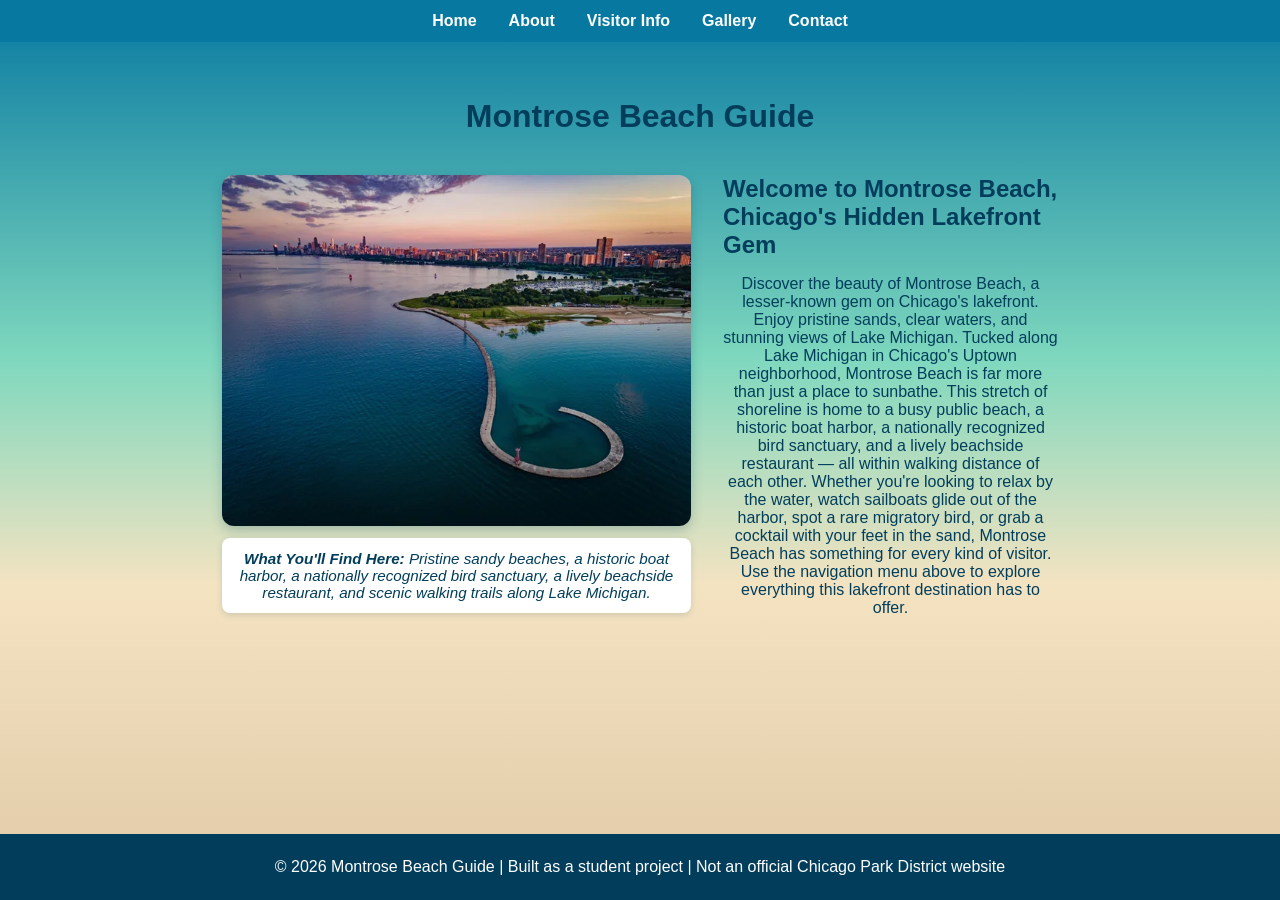
<file: index.html>
<!DOCTYPE html>
<html lang="en">
<head>
    <meta charset="UTF-8">
    <meta name="viewport" content="width=device-width, initial-scale=1.0">
    <title>Montrose Beach</title> 
    <link rel="stylesheet" href="css/styles.css">
</head>
<body>
    <nav>
        <ul>
            <li><a href="index.html">Home</a></li>
            <li><a href="about.html">About</a></li>
            <li><a href="visitor-info.html">Visitor Info</a></li>
            <li><a href="gallery.html">Gallery</a></li>
            <li><a href="contact.html">Contact</a></li>
        </ul>
    </nav>

    <main>
        <h1><strong>Montrose Beach Guide</strong></h1>

        <div class="hero">
            <figure class="hero-image">
                <img src="images/found-this-really-cool-looking-pier-off-of-montrose-beach-v0-8ne21vxspvc51.webp" alt="Montrose Beach">
                <figcaption>
                    <strong>What You'll Find Here:</strong>
                    Pristine sandy beaches, a historic boat harbor, a nationally recognized bird sanctuary, a lively beachside restaurant, and scenic walking trails along Lake Michigan.
                </figcaption>
            </figure>
            <div class="hero-text">
                <h2>Welcome to Montrose Beach, Chicago's Hidden Lakefront Gem</h2>
                <p>Discover the beauty of Montrose Beach, a lesser-known gem on Chicago's lakefront. Enjoy pristine sands, clear waters, and stunning views of Lake Michigan.
                Tucked along Lake Michigan in Chicago's Uptown neighborhood, Montrose Beach is far more than just a place to sunbathe. This stretch of shoreline is home to a busy public beach, a historic boat harbor, a nationally recognized bird sanctuary, and a lively beachside restaurant — all within walking distance of each other.
                Whether you're looking to relax by the water, watch sailboats glide out of the harbor, spot a rare migratory bird, or grab a cocktail with your feet in the sand, Montrose Beach has something for every kind of visitor. Use the navigation menu above to explore everything this lakefront destination has to offer.</p>
            </div>
        </div>
    </main>

    <footer>
        <p>&copy; 2026 Montrose Beach Guide | Built as a student project | Not an official Chicago Park District website</p>
    </footer>
</body>
</html>
</file>
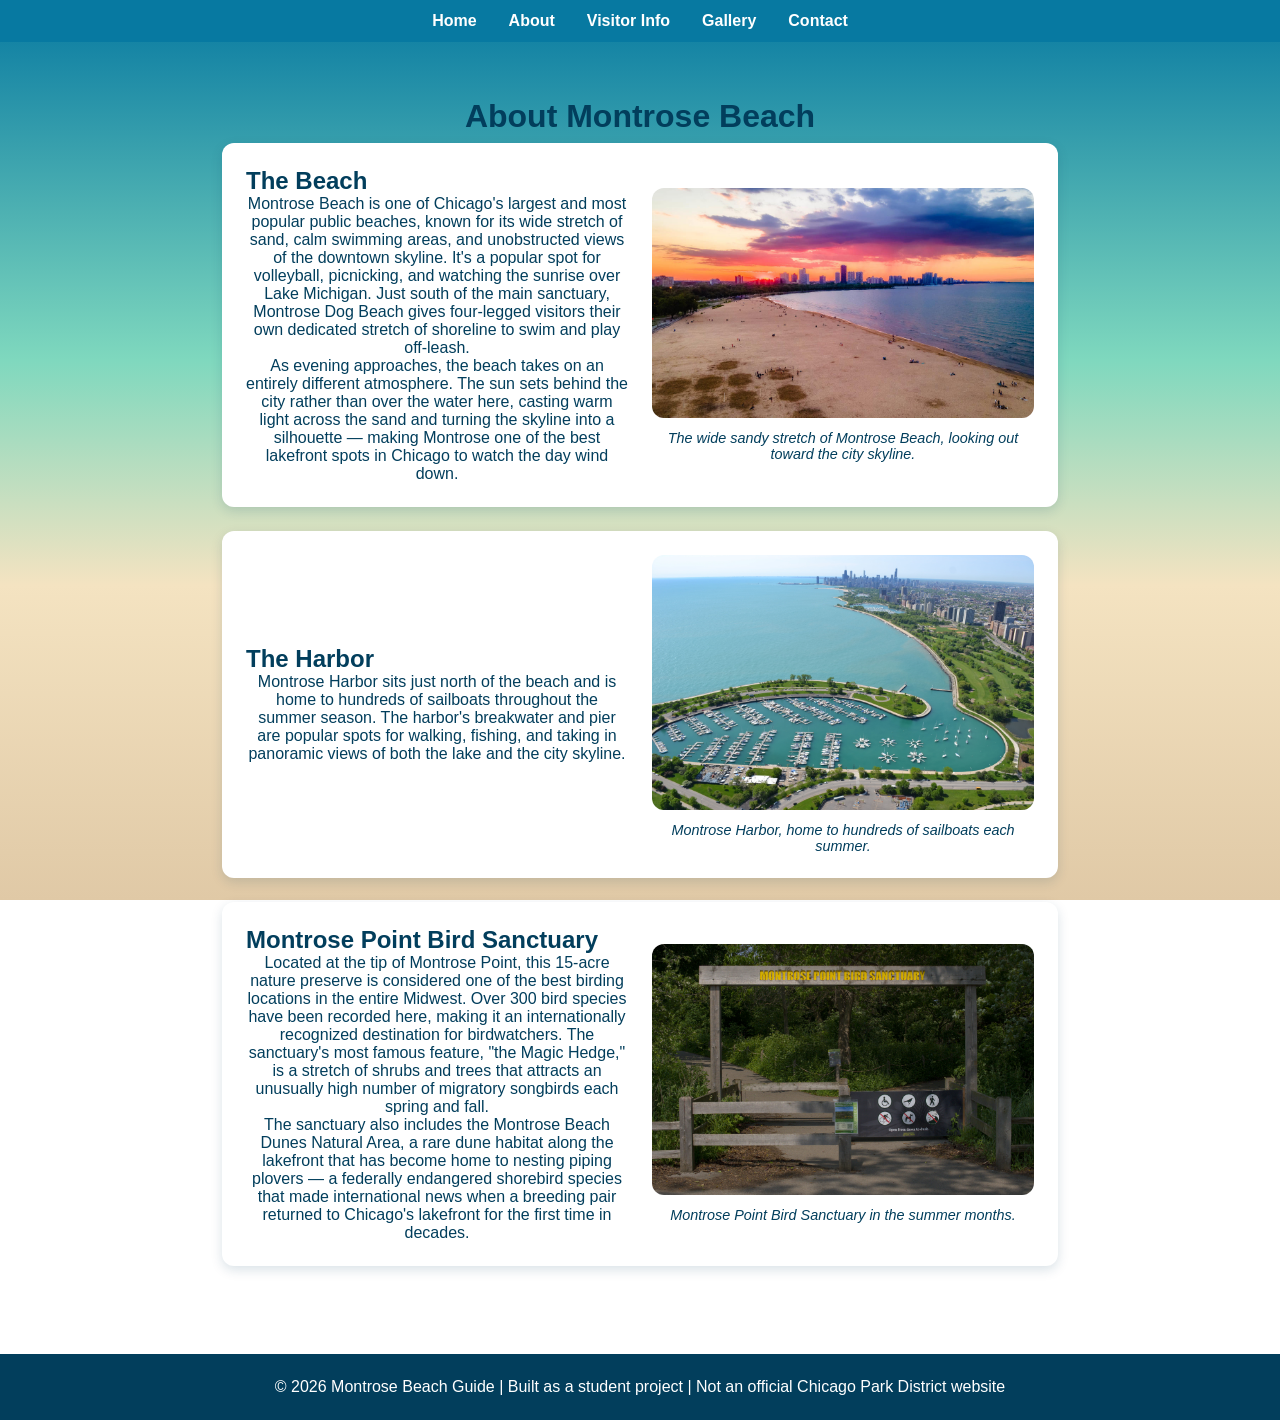
<file: about.html>
<!DOCTYPE html>
<html lang="en">
<head>
    <meta charset="UTF-8">
    <meta name="viewport" content="width=device-width, initial-scale=1.0">
    <title>Montrose Beach</title>
    <link rel="stylesheet" href="css/styles.css">
</head>
<body>
    <nav>
        <ul>
         <ul>
    <li><a href="index.html">Home</a></li>
    <li><a href="about.html">About</a></li>
    <li><a href="visitor-info.html">Visitor Info</a></li>
    <li><a href="gallery.html">Gallery</a></li>
    <li><a href="contact.html">Contact</a></li>
</ul>
        </ul>
    </nav>

    <main>
        <h1>About Montrose Beach</h1>

        <article>
            <div class="info-section">
                <div class="info-text">
                    <h2>The Beach</h2>
                    <p>Montrose Beach is one of Chicago's largest and most popular public beaches, known for its wide stretch of sand, calm swimming areas, and unobstructed views of the downtown skyline. It's a popular spot for volleyball, picnicking, and watching the sunrise over Lake Michigan. Just south of the main sanctuary, Montrose Dog Beach gives four-legged visitors their own dedicated stretch of shoreline to swim and play off-leash.</p>
                    <p>As evening approaches, the beach takes on an entirely different atmosphere. The sun sets behind the city rather than over the water here, casting warm light across the sand and turning the skyline into a silhouette — making Montrose one of the best lakefront spots in Chicago to watch the day wind down.</p>
                </div>
                <figure>
                    <img src="images/montrose-beach-2-2.jpg" alt="Wide view of Montrose Beach with the sand, shoreline, and skyline">
                    <figcaption>The wide sandy stretch of Montrose Beach, looking out toward the city skyline.</figcaption>
                </figure>
            </div>

          <div class="info-section">
    <div class="info-text">
        <h2>The Harbor</h2>
        <p>Montrose Harbor sits just north of the beach and is home to hundreds of sailboats throughout the summer season. The harbor's breakwater and pier are popular spots for walking, fishing, and taking in panoramic views of both the lake and the city skyline.</p>
    </div>
    <figure>
        <img src="images/harbor.jpg" alt="Sailboats docked at Montrose Harbor">
        <figcaption>Montrose Harbor, home to hundreds of sailboats each summer.</figcaption>
    </figure>
</div>

<div class="info-section">
    <div class="info-text">
        <h2>Montrose Point Bird Sanctuary</h2>
        <p>Located at the tip of Montrose Point, this 15-acre nature preserve is considered one of the best birding locations in the entire Midwest. Over 300 bird species have been recorded here, making it an internationally recognized destination for birdwatchers. The sanctuary's most famous feature, "the Magic Hedge," is a stretch of shrubs and trees that attracts an unusually high number of migratory songbirds each spring and fall.</p>
        <p>The sanctuary also includes the Montrose Beach Dunes Natural Area, a rare dune habitat along the lakefront that has become home to nesting piping plovers — a federally endangered shorebird species that made international news when a breeding pair returned to Chicago's lakefront for the first time in decades.</p>
    </div>
    <figure>
        <img src="images/Montrose_Point_Bird_Sanctuary_Summer_Cropped.jpg" alt="Montrose Point Bird Sanctuary in summer">
        <figcaption>Montrose Point Bird Sanctuary in the summer months.</figcaption>
    </figure>
</div>

        </article>
    </main>

    <footer>
        <p>&copy; 2026 Montrose Beach Guide | Built as a student project | Not an official Chicago Park District website</p>
    </footer>
</body>
</html>
</file>
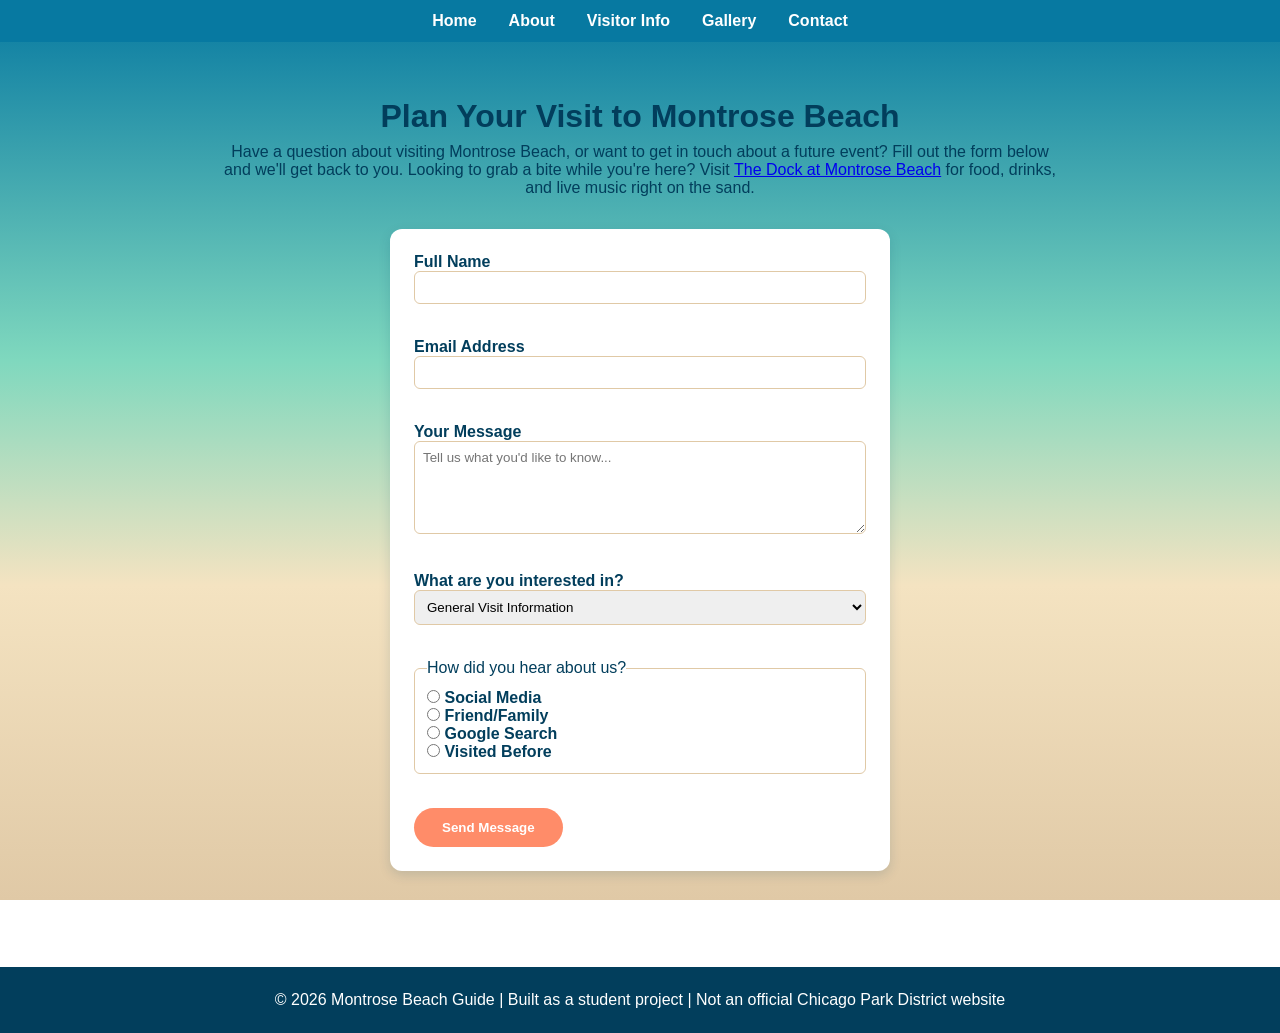
<file: contact.html>
<!DOCTYPE html>
<html lang="en">
<head>
    <meta charset="UTF-8">
    <meta name="viewport" content="width=device-width, initial-scale=1.0">
    <title>Montrose Beach</title>
    <link rel="stylesheet" href="css/styles.css">
</head>
<body>
    <nav>
      <ul>
    <li><a href="index.html">Home</a></li>
    <li><a href="about.html">About</a></li>
    <li><a href="visitor-info.html">Visitor Info</a></li>
    <li><a href="gallery.html">Gallery</a></li>
    <li><a href="contact.html">Contact</a></li>
</ul>
    </nav>

    <main>
        <h1>Plan Your Visit to Montrose Beach</h1>

        <p>Have a question about visiting Montrose Beach, or want to get in touch about a future event? Fill out the form below and we'll get back to you. Looking to grab a bite while you're here? Visit
            <a href="https://www.thedockatmontrosebeach.com/" target="_blank">The Dock at Montrose Beach</a>
            for food, drinks, and live music right on the sand.
        </p>

        <form action="#" method="post">
            <label for="name">Full Name</label><br>
            <input type="text" id="name" name="name" required><br><br>

            <label for="email">Email Address</label><br>
            <input type="email" id="email" name="email" required><br><br>

            <label for="message">Your Message</label><br>
            <textarea id="message" name="message" rows="5" placeholder="Tell us what you'd like to know..."></textarea><br><br>

            <label for="interest">What are you interested in?</label><br>
            <select id="interest" name="interest">
                <option value="general">General Visit Information</option>
                <option value="birding">Birdwatching Tips</option>
                <option value="harbor">Harbor / Boating Info</option>
                <option value="dock">The Dock Restaurant</option>
                <option value="events">Event Planning</option>
            </select><br><br>

            <fieldset>
                <legend>How did you hear about us?</legend>
                <input type="radio" id="social" name="referral" value="social">
                <label for="social">Social Media</label><br>

                <input type="radio" id="friend" name="referral" value="friend">
                <label for="friend">Friend/Family</label><br>

                <input type="radio" id="google" name="referral" value="google">
                <label for="google">Google Search</label><br>

                <input type="radio" id="visited" name="referral" value="visited">
                <label for="visited">Visited Before</label><br>
            </fieldset>
            <br>

            <input type="submit" value="Send Message">
        </form>
    </main>

    <footer>
        <p>&copy; 2026 Montrose Beach Guide | Built as a student project | Not an official Chicago Park District website</p>
    </footer>
</body>
</html>
</file>
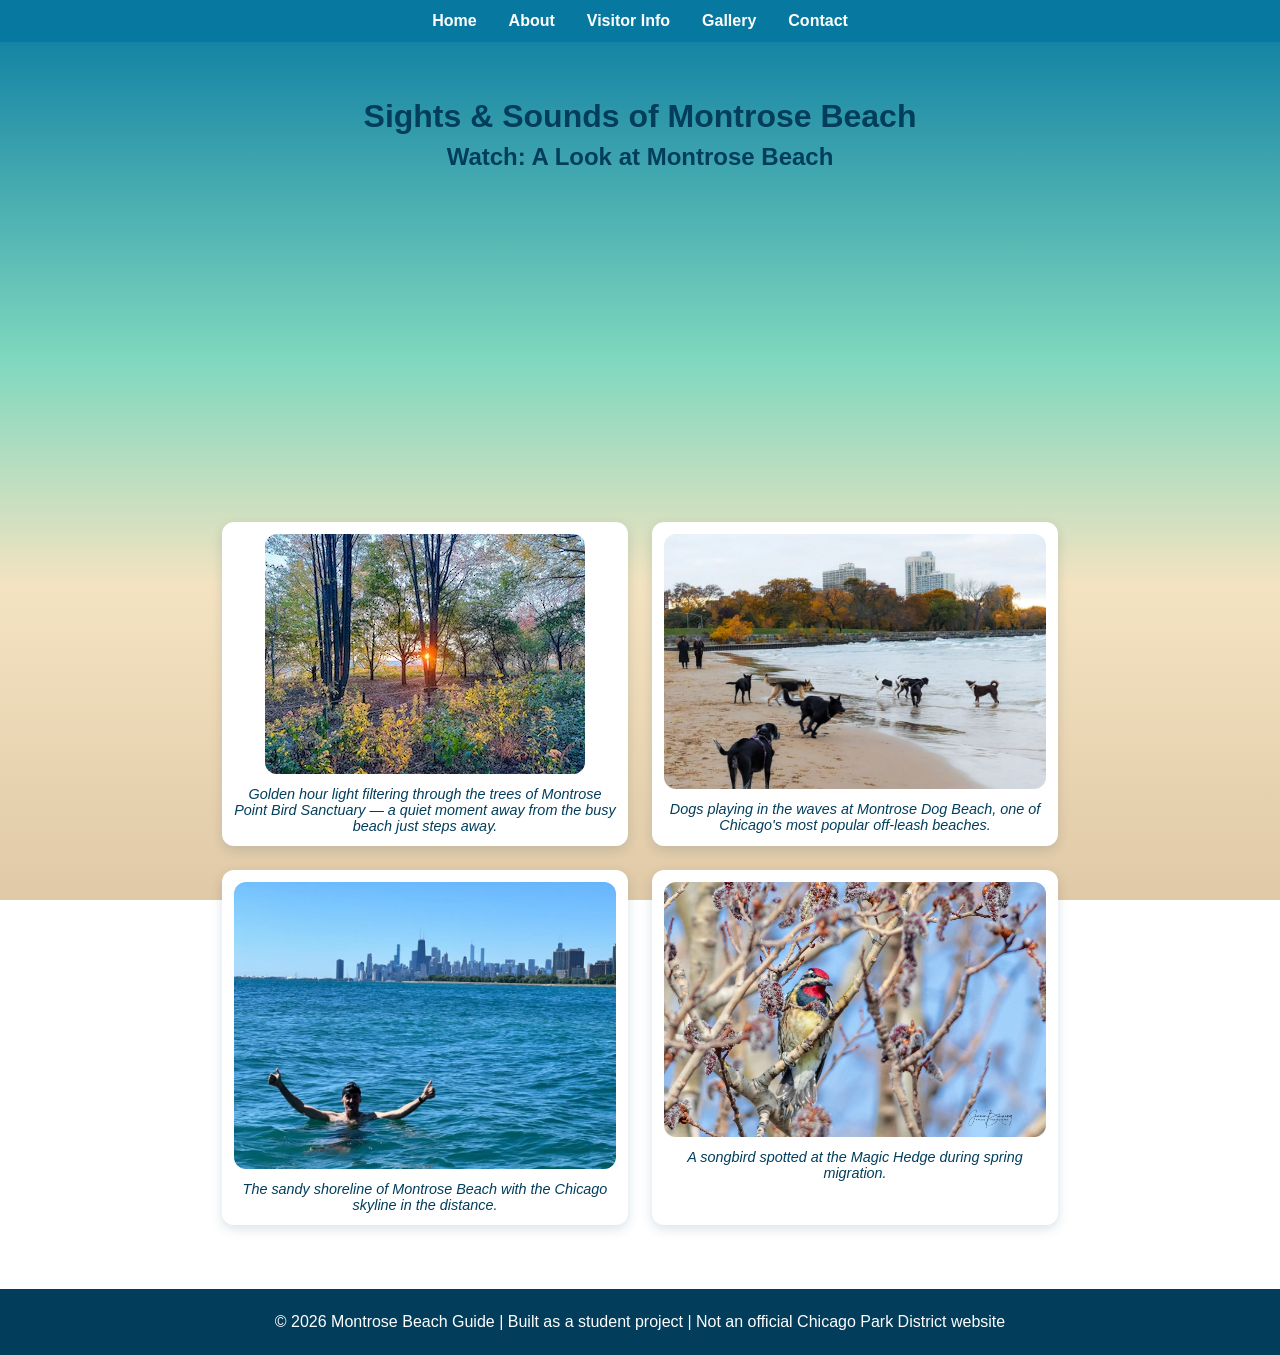
<file: gallery.html>
<!DOCTYPE html>
<html lang="en">
<head>
    <meta charset="UTF-8">
    <meta name="viewport" content="width=device-width, initial-scale=1.0">
    <title>Montrose Beach</title>
    <link rel="stylesheet" href="css/styles.css">
</head>
<body>
    <nav>
       <ul>
    <li><a href="index.html">Home</a></li>
    <li><a href="about.html">About</a></li>
    <li><a href="visitor-info.html">Visitor Info</a></li>
    <li><a href="gallery.html">Gallery</a></li>
    <li><a href="contact.html">Contact</a></li>
</ul>
    </nav>

  <main>
    <h1>Sights & Sounds of Montrose Beach</h1>

    <div class="gallery-video">
        <h2>Watch: A Look at Montrose Beach</h2>
        <iframe src="https://player.vimeo.com/video/35595536" width="560" height="315" frameborder="0" allow="autoplay; fullscreen; picture-in-picture" allowfullscreen></iframe>
    </div>

    <div class="gallery-grid">
        <figure>
            <img src="images/320.jpg" alt="...">
            <figcaption>Golden hour light filtering through the trees of Montrose Point Bird Sanctuary — a quiet moment away from the busy beach just steps away.</figcaption>
        </figure>
        <figure>
            <img src="images/Montrose-Dog-Beach_54_990x660.webp" alt="...">
            <figcaption>Dogs playing in the waves at Montrose Dog Beach, one of Chicago's most popular off-leash beaches.</figcaption>
        </figure>
        <figure>
            <img src="images/Montrose-Ledge-1-1024x768.jpg" alt="...">
            <figcaption>The sandy shoreline of Montrose Beach with the Chicago skyline in the distance.</figcaption>
        </figure>
        <figure>
            <img src="images/ybss_jamie.webp" alt="...">
            <figcaption>A songbird spotted at the Magic Hedge during spring migration.</figcaption>
        </figure>
    </div>
</main>

    <footer>
        <p>&copy; 2026 Montrose Beach Guide | Built as a student project | Not an official Chicago Park District website</p>
    </footer>
</body>
</html>
</file>
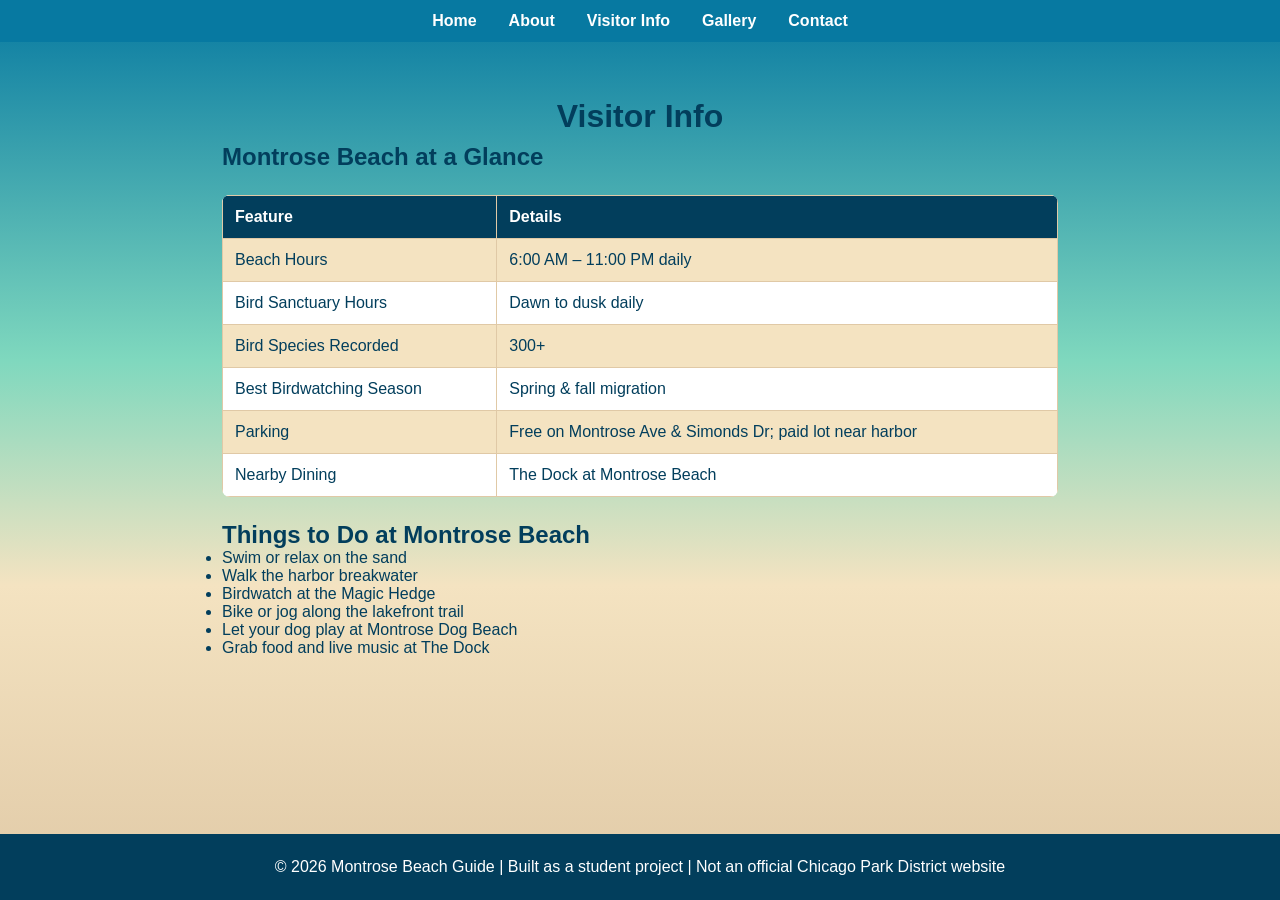
<file: visitor-info.html>
<!DOCTYPE html>
<html lang="en">
<head>
    <meta charset="UTF-8">
    <meta name="viewport" content="width=device-width, initial-scale=1.0">
    <title>Montrose Beach</title>
    <link rel="stylesheet" href="css/styles.css">
</head>
<body>
    <nav>
        <ul>
            <li><a href="index.html">Home</a></li>
            <li><a href="about.html">About</a></li>
            <li><a href="visitor-info.html">Visitor Info</a></li>
            <li><a href="gallery.html">Gallery</a></li>
            <li><a href="contact.html">Contact</a></li>
        </ul>
    </nav>

    <main>
        <h1>Visitor Info</h1>

        <article>
            <h2>Montrose Beach at a Glance</h2>
            <table>
                <tr>
                    <th>Feature</th>
                    <th>Details</th>
                </tr>
                <tr>
                    <td>Beach Hours</td>
                    <td>6:00 AM – 11:00 PM daily</td>
                </tr>
                <tr>
                    <td>Bird Sanctuary Hours</td>
                    <td>Dawn to dusk daily</td>
                </tr>
                <tr>
                    <td>Bird Species Recorded</td>
                    <td>300+</td>
                </tr>
                <tr>
                    <td>Best Birdwatching Season</td>
                    <td>Spring &amp; fall migration</td>
                </tr>
                <tr>
                    <td>Parking</td>
                    <td>Free on Montrose Ave &amp; Simonds Dr; paid lot near harbor</td>
                </tr>
                <tr>
                    <td>Nearby Dining</td>
                    <td>The Dock at Montrose Beach</td>
                </tr>
            </table>

            <h2>Things to Do at Montrose Beach</h2>
            <ul>
                <li>Swim or relax on the sand</li>
                <li>Walk the harbor breakwater</li>
                <li>Birdwatch at the Magic Hedge</li>
                <li>Bike or jog along the lakefront trail</li>
                <li>Let your dog play at Montrose Dog Beach</li>
                <li>Grab food and live music at The Dock</li>
            </ul>
        </article>
    </main>

    <footer>
        <p>&copy; 2026 Montrose Beach Guide | Built as a student project | Not an official Chicago Park District website</p>
    </footer>
</body>
</html>
</file>
<file: css/styles.css>
:root {
  --deep-sea: #023e5c;
  --ocean-blue: #0779a1;
  --seafoam: #7fd8be;
  --sand: #f4e3c1;
  --sand-dark: #e0c9a6;
  --coral: #ff8c69;
  --white-foam: #ffffff;
}

* {
  margin: 0;
  padding: 0;
  box-sizing: border-box;
}

html, body {
  height: 100%;
}

body {
  display: flex;
  flex-direction: column;
  min-height: 100vh;
  font-family: 'Trebuchet MS', sans-serif;
  color: var(--deep-sea);
  background-image: linear-gradient(180deg,
    var(--ocean-blue) 0%,
    var(--seafoam) 40%,
    var(--sand) 65%,
    var(--sand-dark) 100%);
  background-attachment: fixed;
  background-size: 100% 100vh;
  background-repeat: repeat-y;
}

header {
  background: var(--deep-sea);
  color: var(--white-foam);
  padding: 1.5rem 2rem;
  text-align: center;
  box-shadow: 0 2px 8px rgba(0, 0, 0, 0.2);
}

header h1 {
  font-size: 2rem;
  letter-spacing: 1px;
}

/* Main page title, when it's NOT inside a <header> tag */
main h1 {
  text-align: center;
  padding: 1.5rem;
  color: var(--deep-sea);
}

nav {
  background: var(--ocean-blue);
  padding: 0.75rem;
}

nav ul {
  list-style: none;
  display: flex;
  justify-content: center;
  gap: 2rem;
}

nav a {
  color: var(--white-foam);
  text-decoration: none;
  font-weight: bold;
  transition: color 0.2s ease;
}

nav a:hover {
  color: var(--coral);
}

.hero {
  display: flex;
  flex-wrap: wrap;
  align-items: flex-start;
  gap: 2rem;
  margin: 2rem 0;
}

.hero-image {
  flex: 1.4;
  min-width: 320px;
  margin: 0;
}

.hero-image img {
  width: 100%;
  height: auto;
  border-radius: 12px;
  box-shadow: 0 4px 12px rgba(2, 62, 92, 0.25);
  display: block;
}

.hero-image figcaption {
  margin-top: 0.75rem;
  padding: 0.75rem 1rem;
  background: var(--white-foam);
  border-radius: 8px;
  color: var(--deep-sea);
  font-size: 0.95rem;
  box-shadow: 0 2px 6px rgba(2, 62, 92, 0.15);
}

.hero-text {
  flex: 1;
  min-width: 280px;
}

.hero-text h2 {
  color: var(--deep-sea);
  margin-bottom: 1rem;
}

.hero-text p {
  color: var(--deep-sea);
}

main h1 {
  text-align: center;
  padding: 1.5rem 0 0.5rem;
  color: var(--deep-sea);
}

main {
  flex: 1;
  max-width: 900px;
  margin: 0 auto;
  padding: 2rem;
  width: 100%;
}

.card {
  background: var(--white-foam);
  border-radius: 12px;
  padding: 1.5rem;
  margin: 1.5rem auto;
  max-width: 500px;
  box-shadow: 0 4px 12px rgba(2, 62, 92, 0.15);
}

.btn {
  display: inline-block;
  background: var(--coral);
  color: var(--white-foam);
  padding: 0.75rem 1.75rem;
  border: none;
  border-radius: 30px;
  font-weight: bold;
  cursor: pointer;
  transition: transform 0.2s ease, background 0.2s ease;
}

.btn:hover {
  background: #ff6b47;
  transform: translateY(-2px);
}

/* ---------- Images & Figures ---------- */
img {
  max-width: 100%;
  height: auto;
  border-radius: 12px;
}

figure {
  margin: 1.5rem 0;
  text-align: center;
}

figcaption {
  font-size: 0.9rem;
  color: var(--deep-sea);
  margin-top: 0.5rem;
  font-style: italic;
}

/* ---------- Table ---------- */
table {
  width: 100%;
  border-collapse: collapse;
  margin: 1.5rem 0;
  background: var(--white-foam);
  border-radius: 8px;
  overflow: hidden;
}

th, td {
  border: 1px solid var(--sand-dark);
  padding: 0.75rem;
  text-align: left;
}

th {
  background: var(--deep-sea);
  color: var(--white-foam);
}

tr:nth-child(even) {
  background: var(--sand);
}

/* ---------- Form ---------- */
form {
  max-width: 500px;
  background: var(--white-foam);
  padding: 1.5rem;
  border-radius: 12px;
  box-shadow: 0 4px 12px rgba(2, 62, 92, 0.15);
}

label {
  font-weight: bold;
}

input[type="text"],
input[type="email"],
textarea,
select {
  width: 100%;
  padding: 0.5rem;
  margin-bottom: 1rem;
  border: 1px solid var(--sand-dark);
  border-radius: 6px;
  font-family: inherit;
}

fieldset {
  border: 1px solid var(--sand-dark);
  border-radius: 6px;
  margin-bottom: 1rem;
  padding: 0.75rem;
}

input[type="submit"] {
  background: var(--coral);
  color: var(--white-foam);
  padding: 0.75rem 1.75rem;
  border: none;
  border-radius: 30px;
  font-weight: bold;
  cursor: pointer;
  transition: transform 0.2s ease, background 0.2s ease;
}

input[type="submit"]:hover {
  background: #ff6b47;
  transform: translateY(-2px);
}

footer {
  text-align: center;
  padding: 1.5rem;
  background: var(--deep-sea);
  color: var(--white-foam);
  margin-top: 2rem;
}

/* ---------- Responsive layout ---------- */
@media (max-width: 600px) {
  nav ul {
    flex-direction: row;
    flex-wrap: nowrap;
    justify-content: flex-start;
    overflow-x: auto;
    -webkit-overflow-scrolling: touch;
    gap: 1rem;
    padding: 0 1rem;
  }

  nav li {
    flex-shrink: 0;
  }

  main {
    padding: 1rem;
  }
}

.gallery-video {
  text-align: center;
  margin-bottom: 2rem;
}

.gallery-video iframe {
  max-width: 100%;
  border-radius: 12px;
}

.gallery-grid {
  display: grid;
  grid-template-columns: 1fr 1fr;
  gap: 1.5rem;
}

.gallery-grid figure {
  margin: 0;
  background: var(--white-foam);
  border-radius: 12px;
  padding: 0.75rem;
  box-shadow: 0 4px 12px rgba(2, 62, 92, 0.15);
}

@media (max-width: 600px) {
  .gallery-grid {
    grid-template-columns: 1fr;
  }
}

form {
  max-width: 500px;
  margin: 2rem auto;
  background: var(--white-foam);
  padding: 1.5rem;
  border-radius: 12px;
  box-shadow: 0 4px 12px rgba(2, 62, 92, 0.15);
}

main p {
  text-align: center;
}

.info-section {
  display: flex;
  flex-wrap: wrap;
  align-items: center;
  gap: 1.5rem;
  background: var(--white-foam);
  border-radius: 12px;
  padding: 1.5rem;
  margin-bottom: 1.5rem;
  box-shadow: 0 4px 12px rgba(2, 62, 92, 0.15);
}

.info-text {
  flex: 1;
  min-width: 250px;
}

.info-section figure {
  flex: 1;
  min-width: 250px;
  margin: 0;
}
</file>
